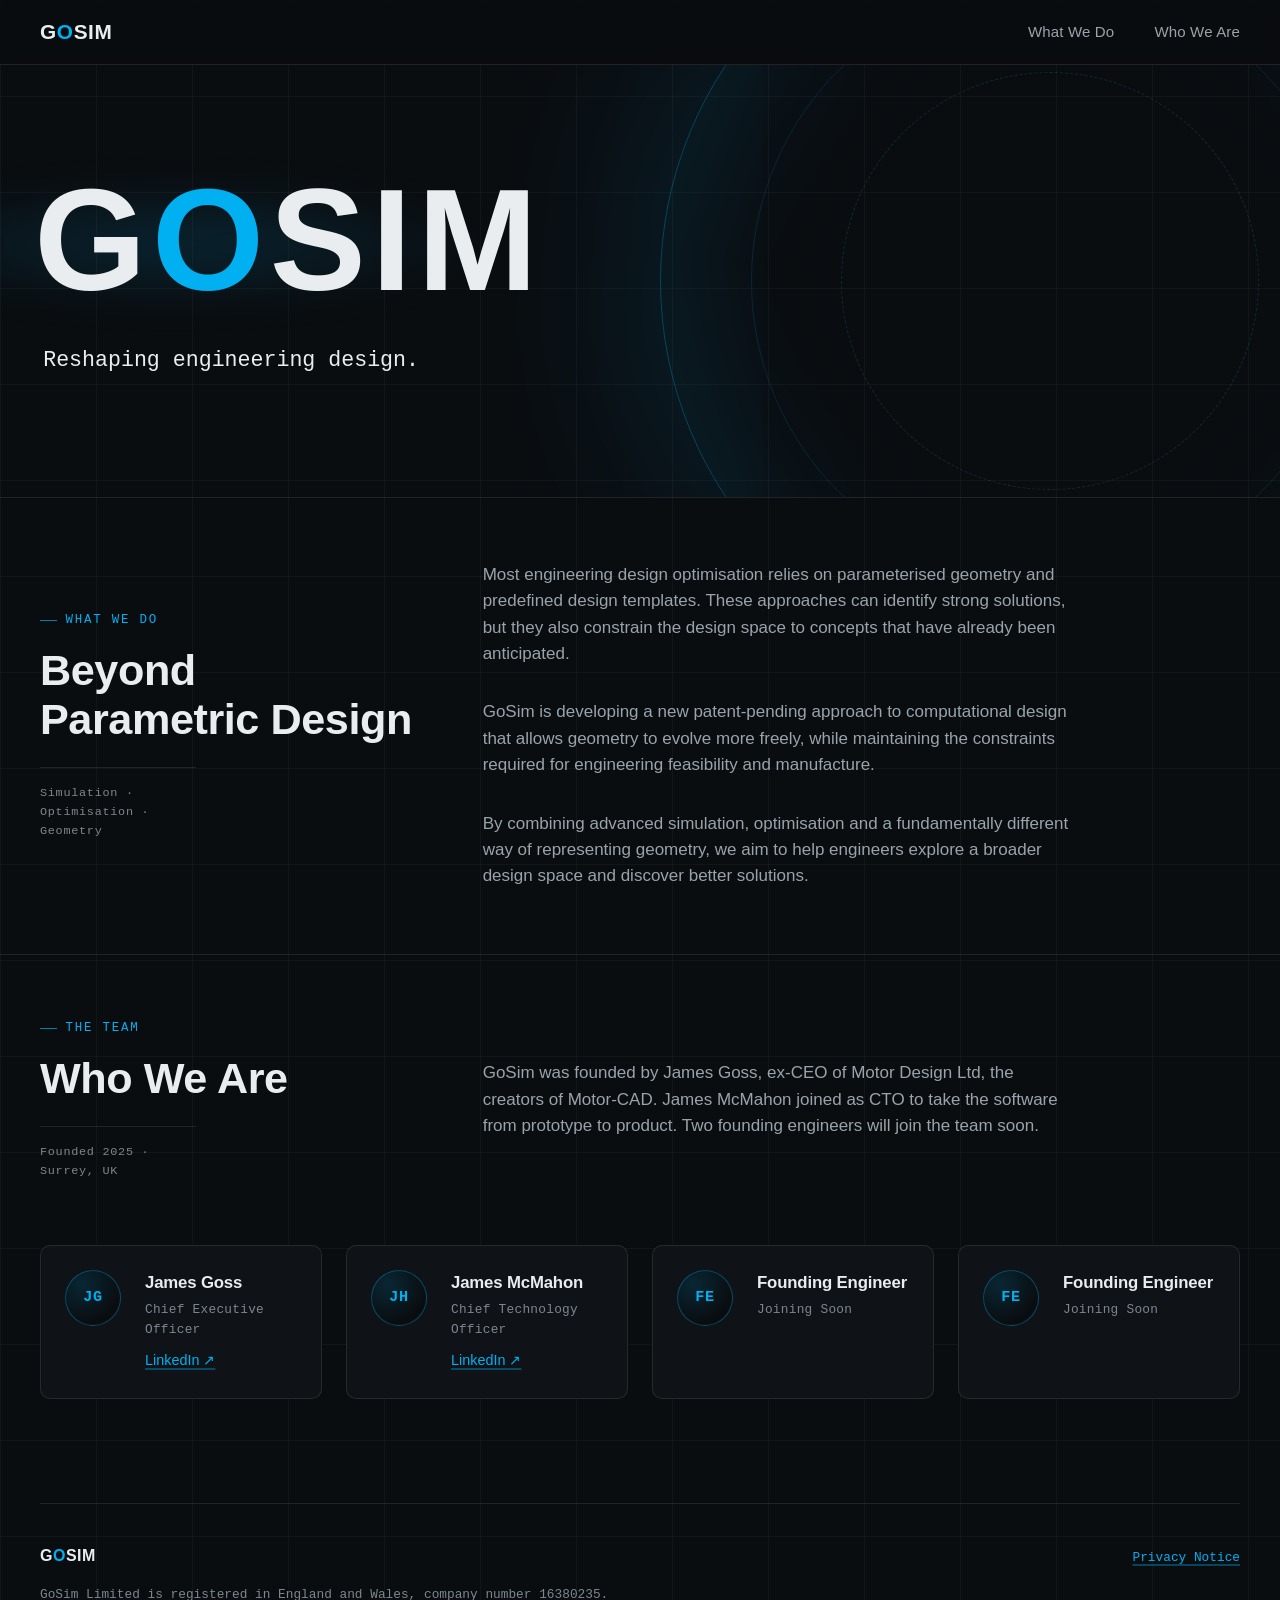
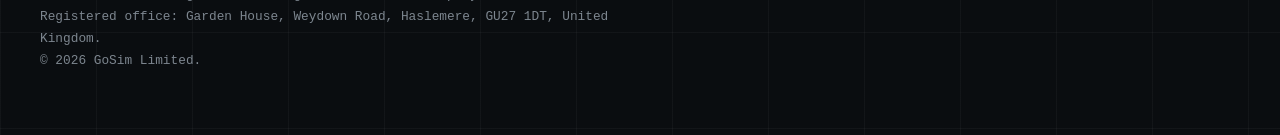
<file: index.html>
<!doctype html>
<html lang="en-GB">
<head>
<meta charset="utf-8">
<meta name="viewport" content="width=device-width, initial-scale=1">
<title>GoSim — Reshaping Engineering Design</title>
<meta name="description" content="GoSim is developing a new patent-pending approach to computational design, helping engineers explore a broader design space and discover better solutions.">
<link rel="canonical" href="https://gosimulate.com/">
<meta property="og:type" content="website">
<meta property="og:site_name" content="GoSim">
<meta property="og:title" content="GoSim — Reshaping Engineering Design">
<meta property="og:description" content="A new patent-pending approach to computational design.">
<meta property="og:url" content="https://gosimulate.com/">
<meta name="theme-color" content="#0a0d10">
<link rel="icon" type="image/svg+xml" href="favicon.svg">
<link rel="stylesheet" href="styles.css">
</head>
<body>

  <a class="skip-link" href="#top">Skip to Content</a>

  <header class="site-header">
    <div class="wrap">
      <a class="wordmark" href="#top">G<span class="o">O</span>SIM</a>
      <nav class="site-nav" aria-label="Primary">
        <ul>
          <li><a href="#what-we-do">What We Do</a></li>
          <li><a href="#who-we-are">Who We Are</a></li>
        </ul>
      </nav>
    </div>
  </header>

  <main id="top">

    <section class="hero">
      <div class="hero-ring" aria-hidden="true"></div>
      <div class="wrap">
        <h1 class="wordmark-hero" aria-label="GoSim">G<span class="o">O</span>SIM</h1>
        <p class="lede-mark">Reshaping engineering design.</p>
      </div>
    </section>

    <section id="what-we-do">
      <div class="wrap section-grid">
        <div class="section-head">
          <p class="eyebrow">What We Do</p>
          <h2>Beyond Parametric Design</h2>
          <p class="rail-meta">Simulation · Optimisation · Geometry</p>
        </div>
        <div class="prose">
          <p>
            Most engineering design optimisation relies on parameterised geometry and predefined
            design templates. These approaches can identify strong solutions, but they also
            constrain the design space to concepts that have already been anticipated.
          </p>
          <p>
            GoSim is developing a new patent-pending approach to
            computational design that allows geometry to evolve more freely, while maintaining
            the constraints required for engineering feasibility and manufacture.
          </p>
          <p>
            By combining advanced simulation, optimisation and a fundamentally different way of
            representing geometry, we aim to help engineers explore a broader design space and
            discover better solutions.
          </p>
        </div>
      </div>
    </section>

    <section id="who-we-are">
      <div class="wrap section-grid">
        <div class="section-head">
          <p class="eyebrow">The Team</p>
          <h2>Who We Are</h2>
          <p class="rail-meta">Founded 2025 · Surrey, UK</p>
        </div>
        <div class="prose">
          <p>
            GoSim was founded by James Goss, ex-CEO of Motor Design Ltd, the creators of
            Motor-CAD. James McMahon joined as CTO to take the software from prototype to
            product. Two founding engineers will join the team soon.
          </p>
        </div>
        <ul class="team-grid full">
          <li class="team-card">
            <div class="avatar" aria-hidden="true">JG</div>
            <div>
              <h3>James Goss</h3>
              <p class="role">Chief Executive Officer</p>
              <a href="https://www.linkedin.com/in/james-goss-238a5319/" aria-label="James Goss on LinkedIn">LinkedIn <span aria-hidden="true">↗</span></a>
            </div>
          </li>
          <li class="team-card">
            <div class="avatar" aria-hidden="true">JH</div>
            <div>
              <h3>James McMahon</h3>
              <p class="role">Chief Technology Officer</p>
              <a href="https://www.linkedin.com/in/jswhughes/" aria-label="James McMahon on LinkedIn">LinkedIn <span aria-hidden="true">↗</span></a>
            </div>
          </li>
          <li class="team-card">
            <div class="avatar" aria-hidden="true">FE</div>
            <div>
              <h3>Founding Engineer</h3>
              <p class="role">Joining Soon</p>
            </div>
          </li>
          <li class="team-card">
            <div class="avatar" aria-hidden="true">FE</div>
            <div>
              <h3>Founding Engineer</h3>
              <p class="role">Joining Soon</p>
            </div>
          </li>
        </ul>
      </div>
    </section>

  </main>

  <footer class="site-footer">
    <div class="wrap">
      <div class="foot-top">
        <a class="wordmark" href="#top">G<span class="o">O</span>SIM</a>
        <span class="foot-links"><a href="privacy.html">Privacy Notice</a></span>
      </div>
      <p>
        GoSim Limited is registered in England and Wales, company number 16380235.<br>
        Registered office: Garden House, Weydown Road, Haslemere, GU27 1DT, United Kingdom.<br>
        © 2026 GoSim Limited.
      </p>
    </div>
  </footer>

</body>
</html>
</file>
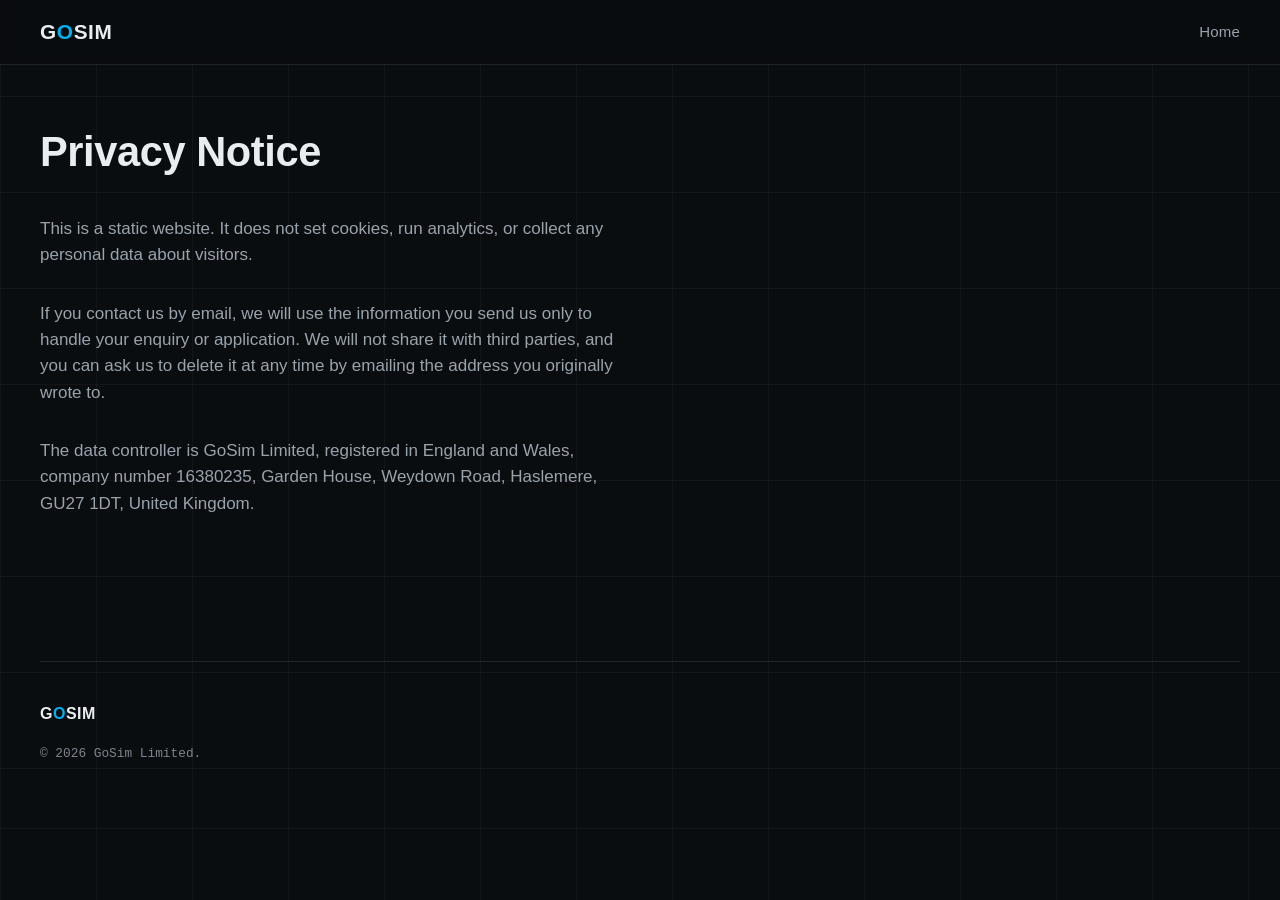
<file: privacy.html>
<!doctype html>
<html lang="en-GB">
<head>
<meta charset="utf-8">
<meta name="viewport" content="width=device-width, initial-scale=1">
<title>Privacy Notice — GoSim</title>
<meta name="description" content="Privacy notice for gosimulate.com, the website of GoSim Limited.">
<link rel="canonical" href="https://gosimulate.com/privacy.html">
<meta name="robots" content="noindex">
<meta name="theme-color" content="#0a0d10">
<link rel="icon" type="image/svg+xml" href="favicon.svg">
<link rel="stylesheet" href="styles.css">
</head>
<body>

  <a class="skip-link" href="#main">Skip to Content</a>

  <header class="site-header">
    <div class="wrap">
      <a class="wordmark" href="./">G<span class="o">O</span>SIM</a>
      <nav class="site-nav" aria-label="Primary">
        <ul>
          <li><a href="./">Home</a></li>
        </ul>
      </nav>
    </div>
  </header>

  <main class="page" id="main">
    <div class="wrap">
      <h1>Privacy Notice</h1>
      <div class="prose">
        <p>
          This is a static website. It does not set cookies, run analytics, or collect any
          personal data about visitors.
        </p>
        <p>
          If you contact us by email, we will use the information you send us only to handle your
          enquiry or application. We will not share it with third parties, and you can ask us to
          delete it at any time by emailing the address you originally wrote to.
        </p>
        <p>
          The data controller is GoSim Limited, registered in England and Wales, company number
          16380235, Garden House, Weydown Road, Haslemere, GU27 1DT, United Kingdom.
        </p>
      </div>
    </div>
  </main>

  <footer class="site-footer">
    <div class="wrap">
      <div class="foot-top">
        <a class="wordmark" href="./">G<span class="o">O</span>SIM</a>
      </div>
      <p>© 2026 GoSim Limited.</p>
    </div>
  </footer>

</body>
</html>
</file>
<file: styles.css>
/* ---------------------------------------------------------------
   GoSim — gosimulate.com
   Static site, system fonts only, no external requests.
   --------------------------------------------------------------- */

:root{
  --bg: #0a0d10;
  --bg-raised: #0f1317;
  --line: rgba(230, 236, 240, 0.10);
  --line-strong: rgba(230, 236, 240, 0.16);
  --text: #e9edf0;
  --text-muted: #99a3ac;
  --text-faint: #7d868f; /* keep ≥4.5:1 on --bg and --bg-raised (WCAG AA) */
  --accent: #00b0f0;
  --accent-dim: rgba(0, 176, 240, 0.35);
  --accent-glow: rgba(0, 176, 240, 0.16);

  --font-sans: -apple-system, BlinkMacSystemFont, "Segoe UI", Roboto, Helvetica, Arial, sans-serif;
  --font-mono: ui-monospace, SFMono-Regular, "SF Mono", Consolas, "Liberation Mono", Menlo, monospace;

  --measure: 62ch;
  --content-w: 1320px;

  --space-1: 0.5rem;
  --space-2: 1rem;
  --space-3: 1.5rem;
  --space-4: 2.5rem;
  --space-5: 4rem;
  --space-6: 6.5rem;
}

*, *::before, *::after{ box-sizing: border-box; }

html{
  -webkit-text-size-adjust: 100%;
  scroll-behavior: smooth;
}

section[id]{
  scroll-margin-top: 5.5rem;
}

.skip-link{
  position: absolute;
  left: -9999px;
  z-index: 20;
  padding: 0.6em 1em;
  background: var(--bg-raised);
  color: var(--text);
  font-family: var(--font-mono);
  font-size: 0.9rem;
}
.skip-link:focus-visible{
  left: var(--space-3);
  top: var(--space-3);
}

body{
  margin: 0;
  background:
    repeating-linear-gradient(
      to bottom,
      rgba(230, 236, 240, 0.04) 0,
      rgba(230, 236, 240, 0.04) 1px,
      transparent 1px,
      transparent 96px
    ),
    repeating-linear-gradient(
      to right,
      rgba(230, 236, 240, 0.04) 0,
      rgba(230, 236, 240, 0.04) 1px,
      transparent 1px,
      transparent 96px
    ),
    var(--bg);
  color: var(--text);
  font-family: var(--font-sans);
  font-size: 17px;
  line-height: 1.55;
  -webkit-font-smoothing: antialiased;
  text-rendering: optimizeLegibility;
}

::selection{
  background: var(--accent-dim);
  color: #fff;
}

a{
  color: var(--accent);
  text-decoration-color: var(--accent-dim);
  text-underline-offset: 3px;
  text-decoration-thickness: 1.5px;
}
a:hover, a:focus-visible{
  text-decoration-color: var(--accent);
}
a:focus-visible, button:focus-visible{
  outline: 2px solid var(--accent);
  outline-offset: 3px;
}

.wrap{
  max-width: var(--content-w);
  margin: 0 auto;
  padding: 0 var(--space-4);
}

.eyebrow{
  font-family: var(--font-mono);
  font-size: 0.78rem;
  letter-spacing: 0.14em;
  text-transform: uppercase;
  color: var(--accent);
  margin: 0 0 var(--space-2);
  display: flex;
  align-items: center;
  gap: 0.65em;
}
.eyebrow::before{
  content: "";
  display: inline-block;
  width: 1.4em;
  height: 1px;
  background: var(--accent);
  opacity: 0.7;
}

h1, h2, h3{
  font-weight: 600;
  letter-spacing: -0.01em;
  margin: 0;
}

h2{
  font-size: clamp(1.7rem, 1.2rem + 2vw, 2.7rem);
  line-height: 1.12;
  text-wrap: balance;
}

p{
  margin: 0 0 var(--space-2);
  max-width: var(--measure);
  color: var(--text-muted);
}
p:last-child{ margin-bottom: 0; }

.accent{ color: var(--accent); }

/* ---------------- header ---------------- */

.site-header{
  position: sticky;
  top: 0;
  z-index: 10;
  background: rgba(10, 13, 16, 0.92);
  border-bottom: 1px solid var(--line);
  -webkit-backdrop-filter: blur(8px);
  backdrop-filter: blur(8px);
}

.site-header .wrap{
  display: flex;
  align-items: center;
  justify-content: space-between;
  gap: var(--space-3);
  flex-wrap: wrap;
  padding-top: var(--space-2);
  padding-bottom: var(--space-2);
}

.wordmark{
  font-size: 1.3rem;
  font-weight: 700;
  letter-spacing: 0.03em;
  color: var(--text);
  text-decoration: none;
  white-space: nowrap;
}
.wordmark .o{ color: var(--accent); }

.site-nav ul{
  list-style: none;
  display: flex;
  flex-wrap: wrap;
  gap: var(--space-4);
  margin: 0;
  padding: 0;
}

.site-nav a{
  color: var(--text-muted);
  text-decoration: none;
  font-size: 0.94rem;
  letter-spacing: 0.01em;
  padding: 0.2em 0;
  border-bottom: 1px solid transparent;
}
.site-nav a:hover, .site-nav a:focus-visible{
  color: var(--text);
  border-bottom-color: var(--accent);
}

/* ---------------- hero ---------------- */

.hero{
  position: relative;
  overflow: hidden;
  padding: var(--space-6) 0 calc(var(--space-6) + 1rem);
  border-bottom: 1px solid var(--line);
}

.hero h1.wordmark-hero{
  font-size: clamp(4rem, 1rem + 10vw, 9.5rem);
  font-weight: 700;
  letter-spacing: 0.04em;
  line-height: 1;
  margin: 0 0 0 -0.04em;
}
.wordmark-hero .o{ color: var(--accent); }

.lede-mark{
  font-family: var(--font-mono);
  font-size: 1.35rem;
  color: var(--text);
  margin: 1.9rem 0 0 0.2rem;
  max-width: none;
}

/* header wordmark stays hidden until the hero wordmark scrolls away */
@supports (animation-timeline: scroll()) {
  .site-header .wordmark{
    animation: reveal-mark linear both;
    animation-timeline: scroll(root);
    animation-range: 0px 420px;
  }
  @keyframes reveal-mark{
    from{ opacity: 0; visibility: hidden; }
    to{ opacity: 1; visibility: visible; }
  }
}

/* signature: the brand "O" as a faint engineering ring off the right edge */
.hero-ring{
  position: absolute;
  top: 50%;
  right: -160px;
  transform: translateY(-50%);
  width: 780px;
  height: 780px;
  border-radius: 50%;
  border: 1px solid var(--accent-dim);
  box-shadow:
    inset 0 0 180px var(--accent-glow),
    0 0 220px var(--accent-glow);
  pointer-events: none;
}
.hero-ring::after{
  content: "";
  position: absolute;
  inset: 90px;
  border-radius: 50%;
  border: 1px solid rgba(0, 176, 240, 0.14);
}
/* innermost dashed ring for depth */
.hero-ring::before{
  content: "";
  position: absolute;
  inset: 180px;
  border-radius: 50%;
  border: 1px dashed rgba(0, 176, 240, 0.20);
}

/* soft bloom behind the wordmark so it sits in atmosphere */
.hero .wrap{ position: relative; }
.hero .wrap::before{
  content: "";
  position: absolute;
  left: -4%;
  top: 8%;
  width: 60%;
  height: 70%;
  background: radial-gradient(60% 60% at 30% 40%, var(--accent-glow), transparent 70%);
  filter: blur(20px);
  pointer-events: none;
  z-index: -1;
}

/* ---------------- sections ---------------- */

section{
  padding: var(--space-5) 0;
  border-bottom: 1px solid var(--line);
}

section:last-of-type{
  border-bottom: none;
}

.section-grid{
  display: grid;
  grid-template-columns: minmax(0, 4fr) minmax(0, 8fr);
  gap: var(--space-3) var(--space-5);
  align-items: center;
}

/* title-block metadata caption — gives the section rail a job */
.rail-meta{
  font-family: var(--font-mono);
  font-size: 0.74rem;
  letter-spacing: 0.06em;
  color: var(--text-faint);
  margin: var(--space-3) 0 0;
  padding-top: var(--space-2);
  border-top: 1px solid var(--line);
  max-width: 22ch;
  line-height: 1.6;
}

.section-grid > .section-head{
  margin: 0;
}

.prose{
  display: grid;
  gap: var(--space-2);
  max-width: var(--measure);
}

.full{
  grid-column: 1 / -1;
}

/* ---------------- who we are ---------------- */

.team-grid{
  display: grid;
  grid-template-columns: repeat(4, 1fr);
  gap: var(--space-3);
  margin: var(--space-4) 0 0;
  padding: 0;
  list-style: none;
}

/* four cards must land 4x1, 2x2, or 1x4 — never 3+1 */
@media (max-width: 1150px){
  .team-grid{ grid-template-columns: repeat(2, 1fr); }
}

@media (min-width: 561px){
  .team-card .role{ min-height: 2.6em; }
}

.team-card{
  border: 1px solid var(--line);
  background: var(--bg-raised);
  border-radius: 10px;
  padding: var(--space-3);
  display: flex;
  align-items: flex-start;
  gap: var(--space-3);
}

.avatar{
  flex: none;
  width: 56px;
  height: 56px;
  border-radius: 50%;
  border: 1px solid var(--accent-dim);
  background: radial-gradient(circle at 30% 25%, var(--accent-glow), transparent 70%), var(--bg);
  color: var(--accent);
  font-family: var(--font-mono);
  font-size: 0.95rem;
  font-weight: 600;
  letter-spacing: 0.04em;
  display: flex;
  align-items: center;
  justify-content: center;
}

.team-card h3{
  font-size: 1.05rem;
  color: var(--text);
}

.team-card .role{
  font-family: var(--font-mono);
  font-size: 0.8rem;
  color: var(--text-faint);
  letter-spacing: 0.02em;
  margin: 0.3em 0 0.6em;
}

.team-card a{
  font-size: 0.9rem;
}

/* ---------------- footer ---------------- */

.site-footer{
  padding: var(--space-4) 0 var(--space-5);
}

.site-footer p{
  font-family: var(--font-mono);
  font-size: 0.8rem;
  line-height: 1.7;
  color: var(--text-faint);
  max-width: 80ch; /* widest hand-broken line is 75ch; keep the <br> structure intact */
}

.site-footer .foot-top{
  display: flex;
  justify-content: space-between;
  align-items: baseline;
  flex-wrap: wrap;
  gap: var(--space-2);
  margin-bottom: var(--space-2);
  border-top: 1px solid var(--line);
  padding-top: var(--space-4);
}

.site-footer .wordmark{ font-size: 1rem; }

.site-footer .foot-links{
  font-family: var(--font-mono);
  font-size: 0.8rem;
}

/* ---------------- subpages (privacy etc.) ---------------- */

.page{
  padding: var(--space-5) 0 var(--space-6);
}
.page h1{
  font-size: clamp(1.8rem, 1.3rem + 2vw, 2.6rem);
  line-height: 1.12;
  margin-bottom: var(--space-4);
}

/* ---------------- responsive ---------------- */

@media (max-width: 900px){
  .section-grid{
    grid-template-columns: minmax(0, 1fr);
    align-items: start;
  }
  .hero-ring{
    width: 460px;
    height: 460px;
    right: -220px;
  }
  .hero-ring::before{ inset: 110px; }
}

@media (max-width: 560px){
  :root{ font-size: 15.5px; }
  .wrap{ padding: 0 var(--space-3); }
  .hero{ padding: var(--space-5) 0; }
  section{ padding: var(--space-5) 0; }
  .team-grid{ grid-template-columns: minmax(0, 1fr); }
  .team-card{ flex-direction: column; }
  .hero-ring{ display: none; }

  /* keep the header to one row and the wordmark always visible */
  .site-header .wrap{ gap: var(--space-2); }
  .site-nav ul{ gap: var(--space-2); }
  .wordmark{ font-size: 1.1rem; }
  .site-header .wordmark{ animation: none; opacity: 1; visibility: visible; }
}

@media (prefers-reduced-motion: reduce){
  *{ transition: none !important; }
  html{ scroll-behavior: auto; }
  .site-header .wordmark{ animation: none !important; opacity: 1 !important; }
}
</file>
